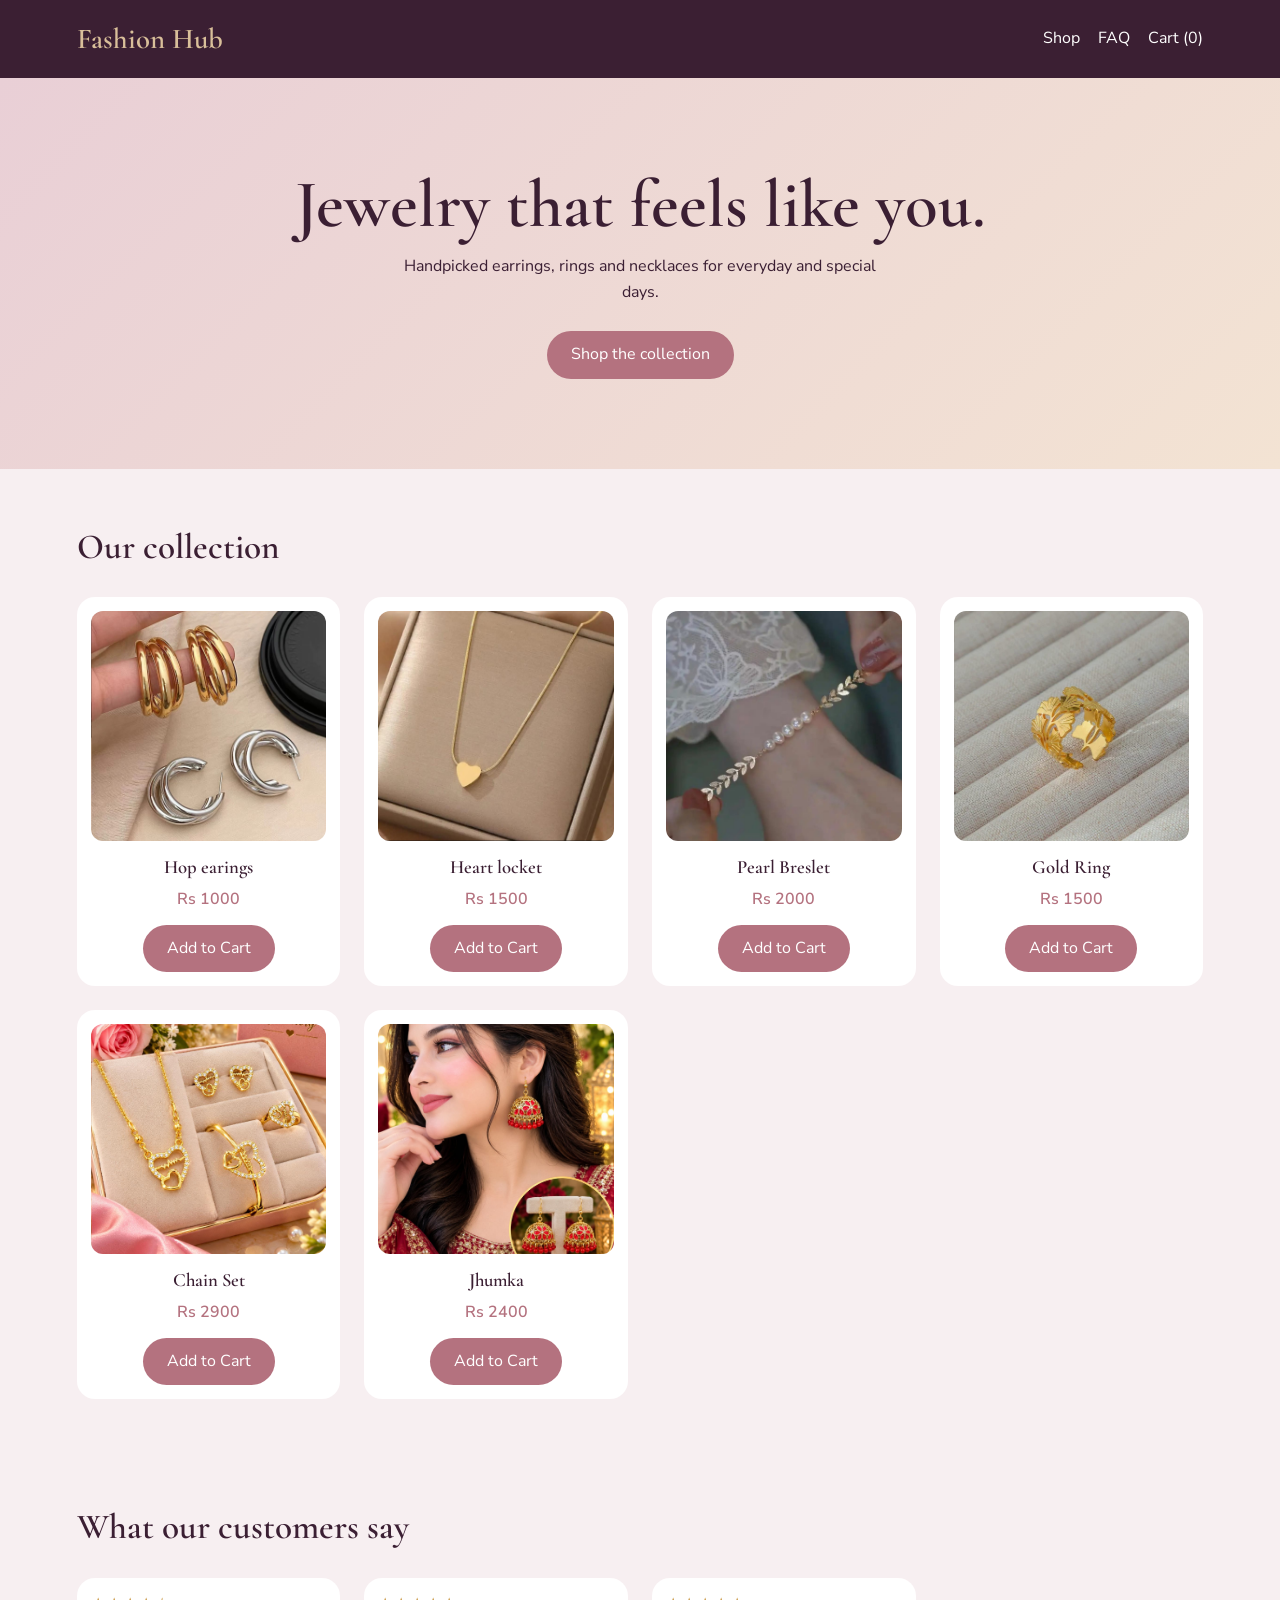
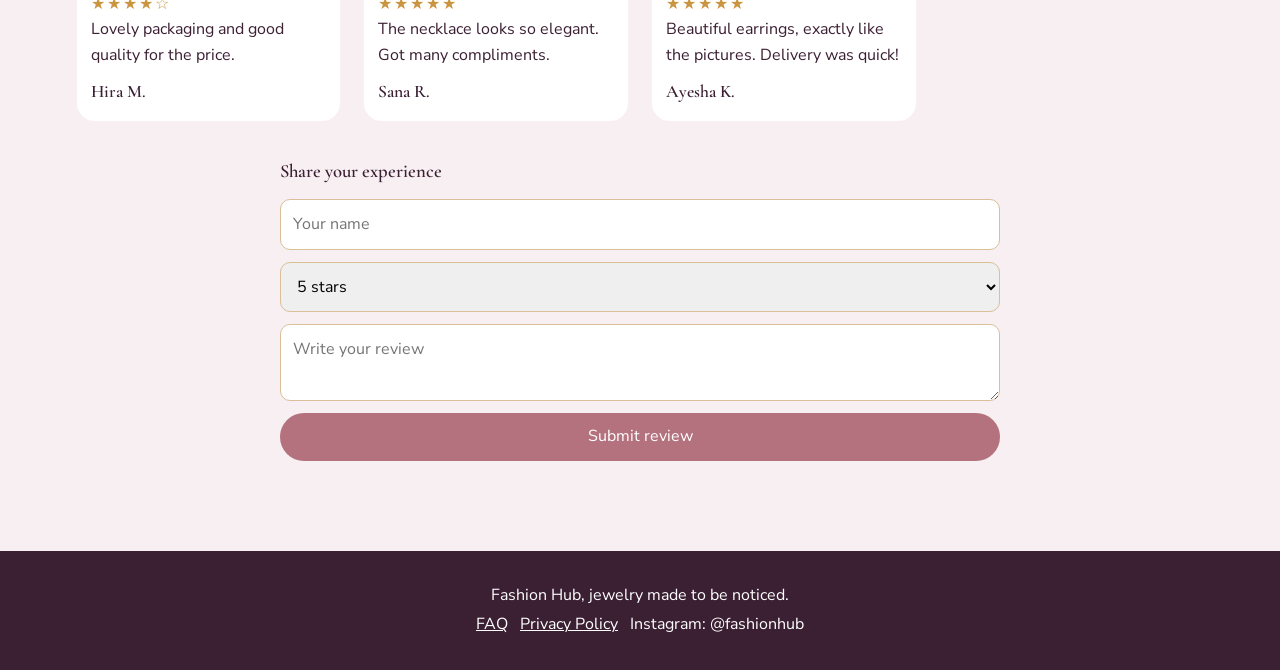
<file: index.html>
<!DOCTYPE html>
<html lang="en">
<head>
<meta charset="UTF-8">
<meta name="viewport" content="width=device-width, initial-scale=1">
<title>Fashion Hub</title>
<link href="https://fonts.googleapis.com/css2?family=Cormorant+Garamond:wght@500;600&family=Nunito+Sans:wght@400;600&display=swap" rel="stylesheet">
<link rel="stylesheet" href="style.css">
</head>
<body data-page="index">
<div id="nav"></div>
<main>
<section class="hero">
  <h1>Jewelry that feels like you.</h1>
  <p>Handpicked earrings, rings and necklaces for everyday and special days.</p>
  <a class="btn" href="#shop">Shop the collection</a>
</section>
<section id="shop" class="wrap">
  <h2>Our collection</h2>
  <div class="grid" id="products"></div>
</section>
<section class="wrap" id="reviews">
  <h2>What our customers say</h2>
  <div class="grid" id="reviews-list"></div>
  <form id="review-form" class="narrow">
    <h3>Share your experience</h3>
    <input name="name" placeholder="Your name" required>
    <select name="rating"><option value="5">5 stars</option><option value="4">4 stars</option><option value="3">3 stars</option><option value="2">2 stars</option><option value="1">1 star</option></select>
    <textarea name="comment" placeholder="Write your review" required></textarea>
    <button class="btn" type="submit">Submit review</button>
  </form>
</section>
</main>
<div id="foot"></div>
<script src="app.js"></script>
</body>
</html>
</file>
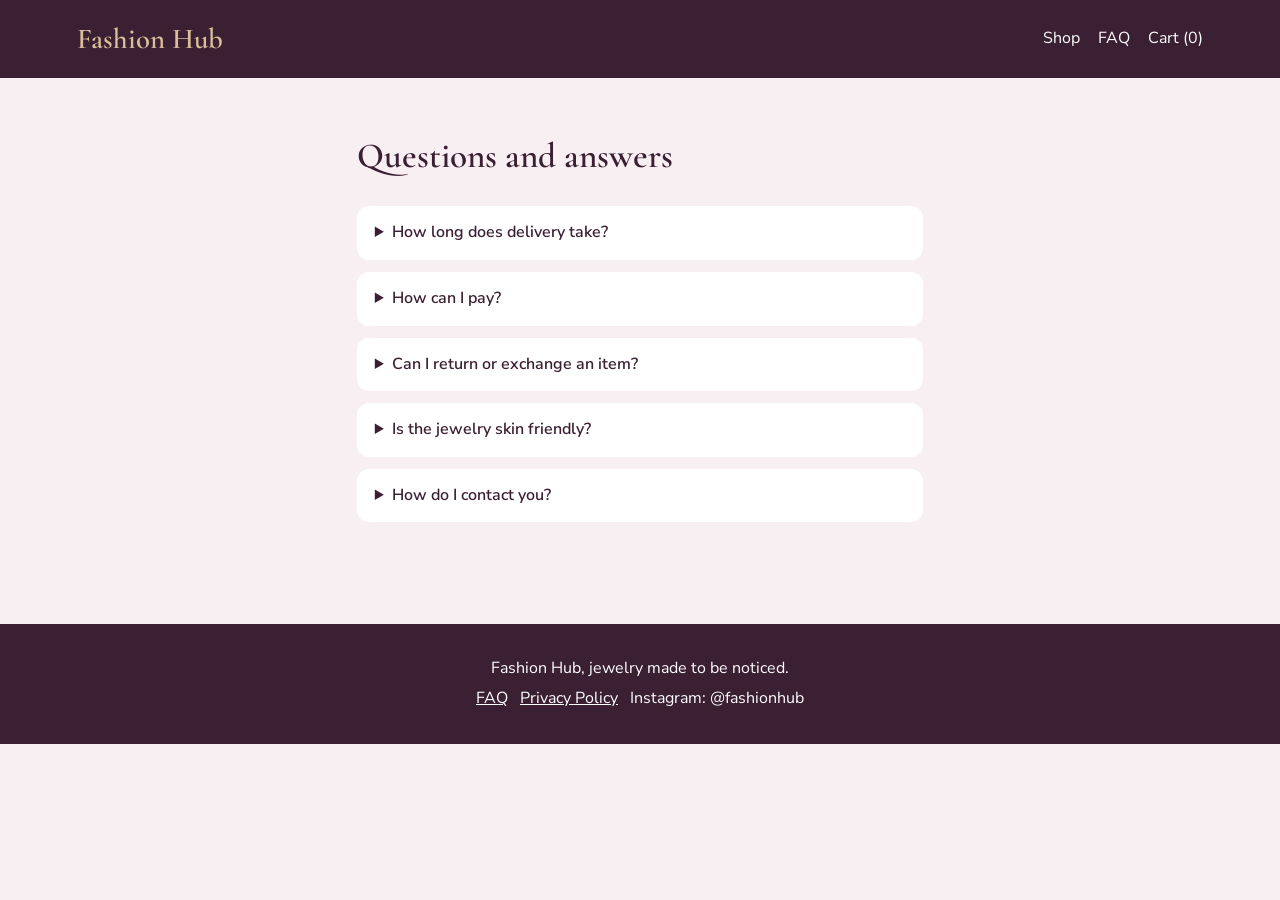
<file: faq.html>
<!DOCTYPE html>
<html lang="en">
<head>
<meta charset="UTF-8">
<meta name="viewport" content="width=device-width, initial-scale=1">
<title>FAQ - Fashion Hub</title>
<link href="https://fonts.googleapis.com/css2?family=Cormorant+Garamond:wght@500;600&family=Nunito+Sans:wght@400;600&display=swap" rel="stylesheet">
<link rel="stylesheet" href="style.css">
</head>
<body data-page="faq">
<div id="nav"></div>
<main>
<section class="wrap narrow">
  <h2>Questions and answers</h2>
  <details><summary>How long does delivery take?</summary><p>3 to 5 working days across Pakistan.</p></details>
  <details><summary>How can I pay?</summary><p>Cash on Delivery is available on all orders.</p></details>
  <details><summary>Can I return or exchange an item?</summary><p>Yes, within 3 days if the item is damaged or not as shown.</p></details>
  <details><summary>Is the jewelry skin friendly?</summary><p>Our pieces are anti-tarnish and made for daily wear.</p></details>
  <details><summary>How do I contact you?</summary><p>Message us on Instagram @fashionhub or WhatsApp.</p></details>
</section>
</main>
<div id="foot"></div>
<script src="app.js"></script>
</body>
</html>
</file>
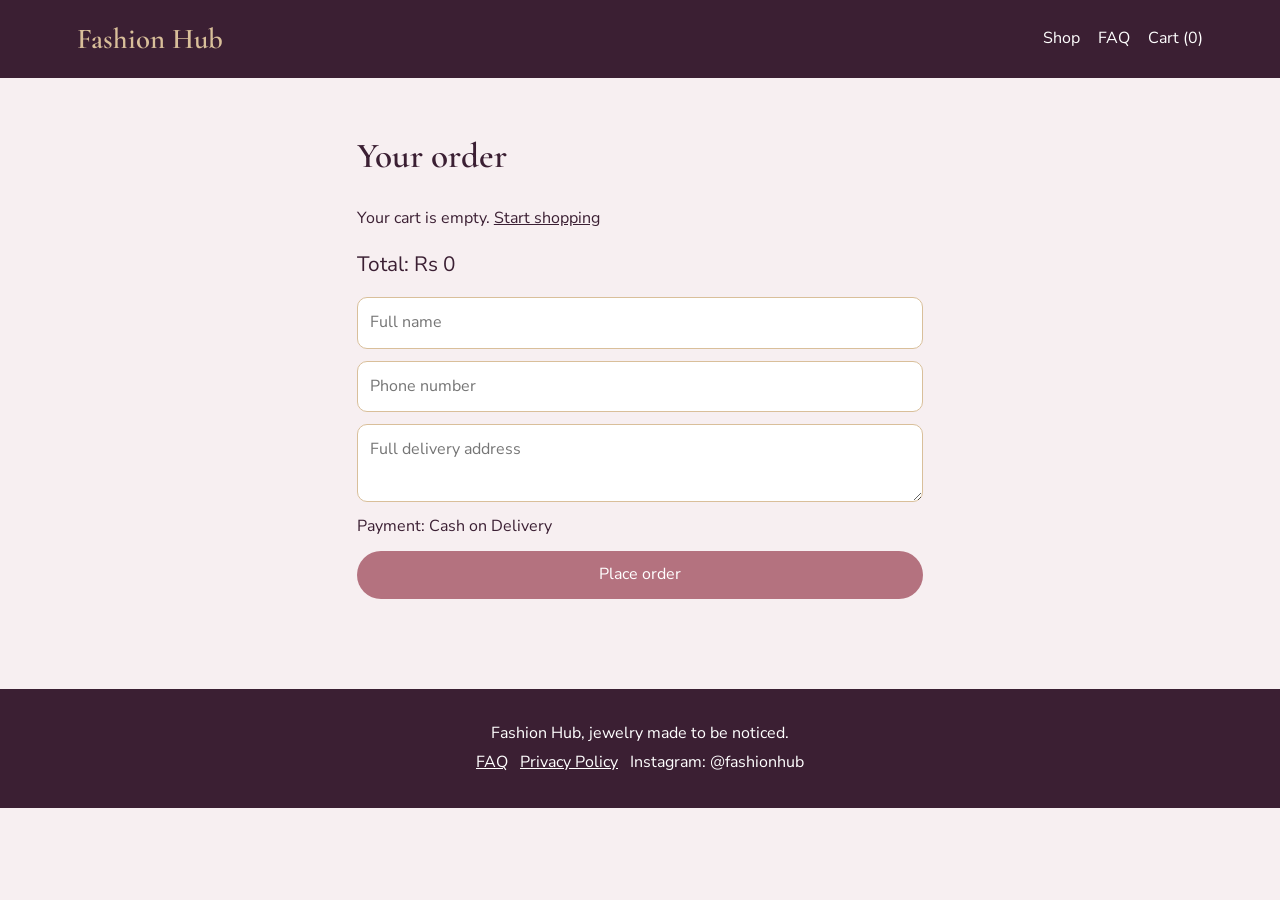
<file: order.html>
<!DOCTYPE html>
<html lang="en">
<head>
<meta charset="UTF-8">
<meta name="viewport" content="width=device-width, initial-scale=1">
<title>Your Order - Fashion Hub</title>
<link href="https://fonts.googleapis.com/css2?family=Cormorant+Garamond:wght@500;600&family=Nunito+Sans:wght@400;600&display=swap" rel="stylesheet">
<link rel="stylesheet" href="style.css">
</head>
<body data-page="order">
<div id="nav"></div>
<main>
<section class="wrap narrow" id="order-page">
  <h2>Your order</h2>
  <div id="order-items"></div>
  <p class="total">Total: Rs <span id="total">0</span></p>
  <form id="order-form">
    <input name="name" placeholder="Full name" required>
    <input name="phone" placeholder="Phone number" required>
    <textarea name="address" placeholder="Full delivery address" required></textarea>
    <p class="note">Payment: Cash on Delivery</p>
    <button class="btn" type="submit">Place order</button>
  </form>
</section>
</main>
<div id="foot"></div>
<script src="app.js"></script>
</body>
</html>
</file>
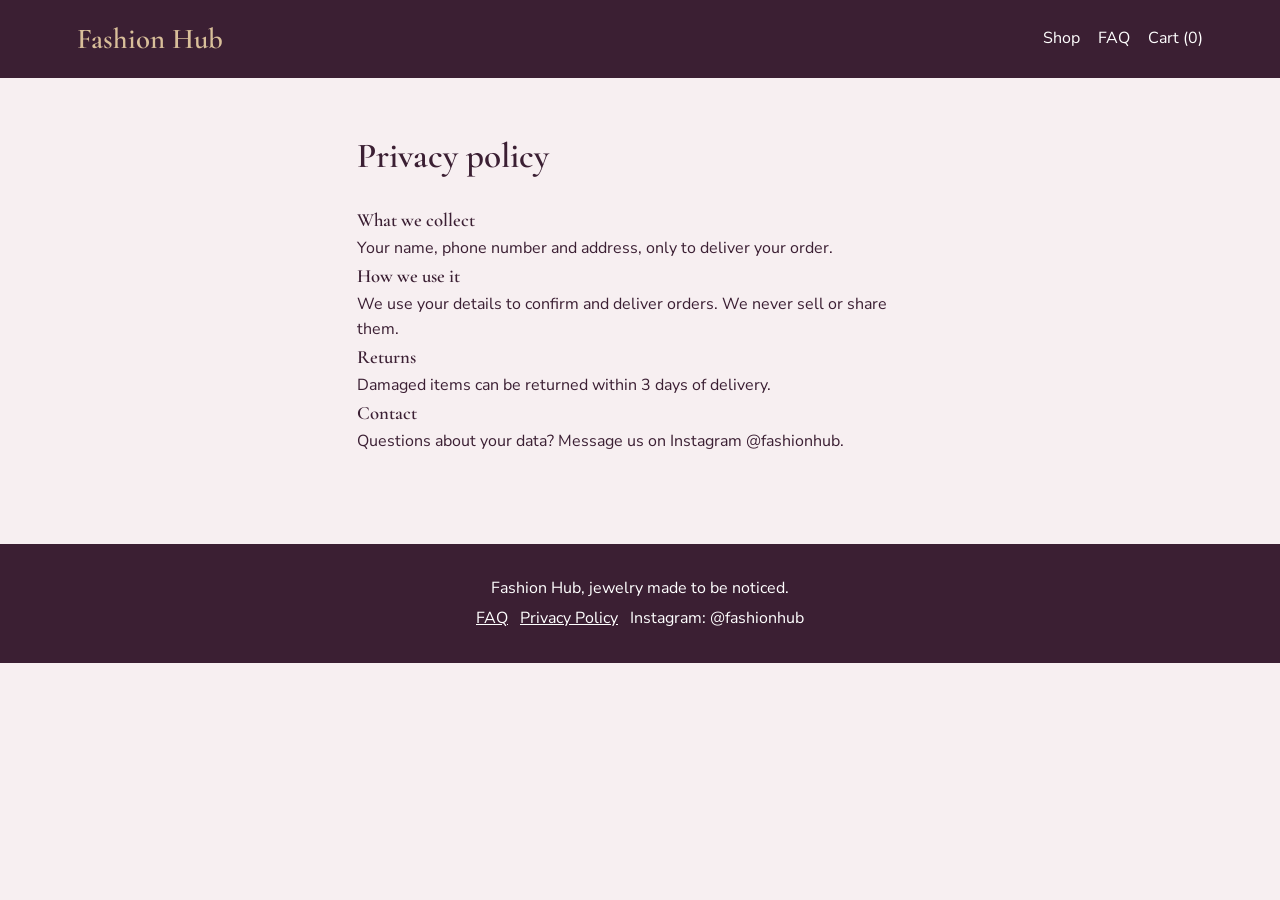
<file: privacy.html>
<!DOCTYPE html>
<html lang="en">
<head>
<meta charset="UTF-8">
<meta name="viewport" content="width=device-width, initial-scale=1">
<title>Privacy Policy - Fashion Hub</title>
<link href="https://fonts.googleapis.com/css2?family=Cormorant+Garamond:wght@500;600&family=Nunito+Sans:wght@400;600&display=swap" rel="stylesheet">
<link rel="stylesheet" href="style.css">
</head>
<body data-page="privacy">
<div id="nav"></div>
<main>
<section class="wrap narrow">
  <h2>Privacy policy</h2>
  <h3>What we collect</h3><p>Your name, phone number and address, only to deliver your order.</p>
  <h3>How we use it</h3><p>We use your details to confirm and deliver orders. We never sell or share them.</p>
  <h3>Returns</h3><p>Damaged items can be returned within 3 days of delivery.</p>
  <h3>Contact</h3><p>Questions about your data? Message us on Instagram @fashionhub.</p>
</section>
</main>
<div id="foot"></div>
<script src="app.js"></script>
</body>
</html>
</file>
<file: style.css>
:root{--bg:#f7eff1;--ink:#3b1f33;--rose:#b4727f;--gold:#d9bf9a;--card:#fff}
*{box-sizing:border-box;margin:0}
body{font-family:'Nunito Sans',sans-serif;background:var(--bg);color:var(--ink);line-height:1.6}
h1,h2,h3,.logo{font-family:'Cormorant Garamond',serif;font-weight:600}
a{color:inherit}
.nav{display:flex;justify-content:space-between;align-items:center;padding:16px 6%;background:var(--ink);color:#fff}
.logo{font-size:1.8rem;text-decoration:none;color:var(--gold)}
.nav nav a{margin-left:18px;text-decoration:none}
.hero{text-align:center;padding:90px 6%;background:linear-gradient(135deg,#e9cfd6,#f3e3d3)}
.hero h1{font-size:clamp(2.4rem,7vw,4.2rem);line-height:1.1;margin-bottom:12px}
.hero p{max-width:480px;margin:0 auto 26px}
.btn{display:inline-block;background:var(--rose);color:#fff;border:0;padding:11px 24px;border-radius:30px;cursor:pointer;font:inherit;text-decoration:none}
.btn:hover,.btn:focus-visible{background:var(--ink)}
.wrap{padding:50px 6%}.narrow{max-width:720px;margin:auto}
.wrap h2{font-size:2.2rem;margin-bottom:22px}
.grid{display:grid;grid-template-columns:repeat(auto-fill,minmax(230px,1fr));gap:24px}
.card{background:var(--card);padding:14px;border-radius:18px;text-align:center}
.img{height:230px;border-radius:12px;margin-bottom:12px;background:linear-gradient(135deg,var(--gold),#e9cfd6) center/cover}
.price{color:var(--rose);font-weight:600;margin:4px 0 12px}
details{background:var(--card);padding:14px 18px;border-radius:12px;margin-bottom:12px}
summary{cursor:pointer;font-weight:600}
.row{display:flex;justify-content:space-between;padding:10px 0;border-bottom:1px solid var(--gold)}
.x{background:none;border:0;cursor:pointer;color:var(--rose)}
.total{font-size:1.3rem;margin:16px 0}
form{display:grid;gap:12px}
input,textarea,select{padding:12px;border:1px solid var(--gold);border-radius:10px;font:inherit}
.done{text-align:center;padding:40px 0}
footer{text-align:center;padding:28px;background:var(--ink);color:#fff;margin-top:40px}
footer p{margin:4px 0}
.review{text-align:left}
.review h3{margin-top:10px;font-size:1.1rem}
.stars{color:#c9953f;letter-spacing:2px}
#review-form{margin:36px auto 0}
.product-image {
    width: 100%;
    height: 230px;
    object-fit: contain;
    border-radius: 12px;
    margin-bottom: 12px;
    background: #fff8f4;
}
</file>
